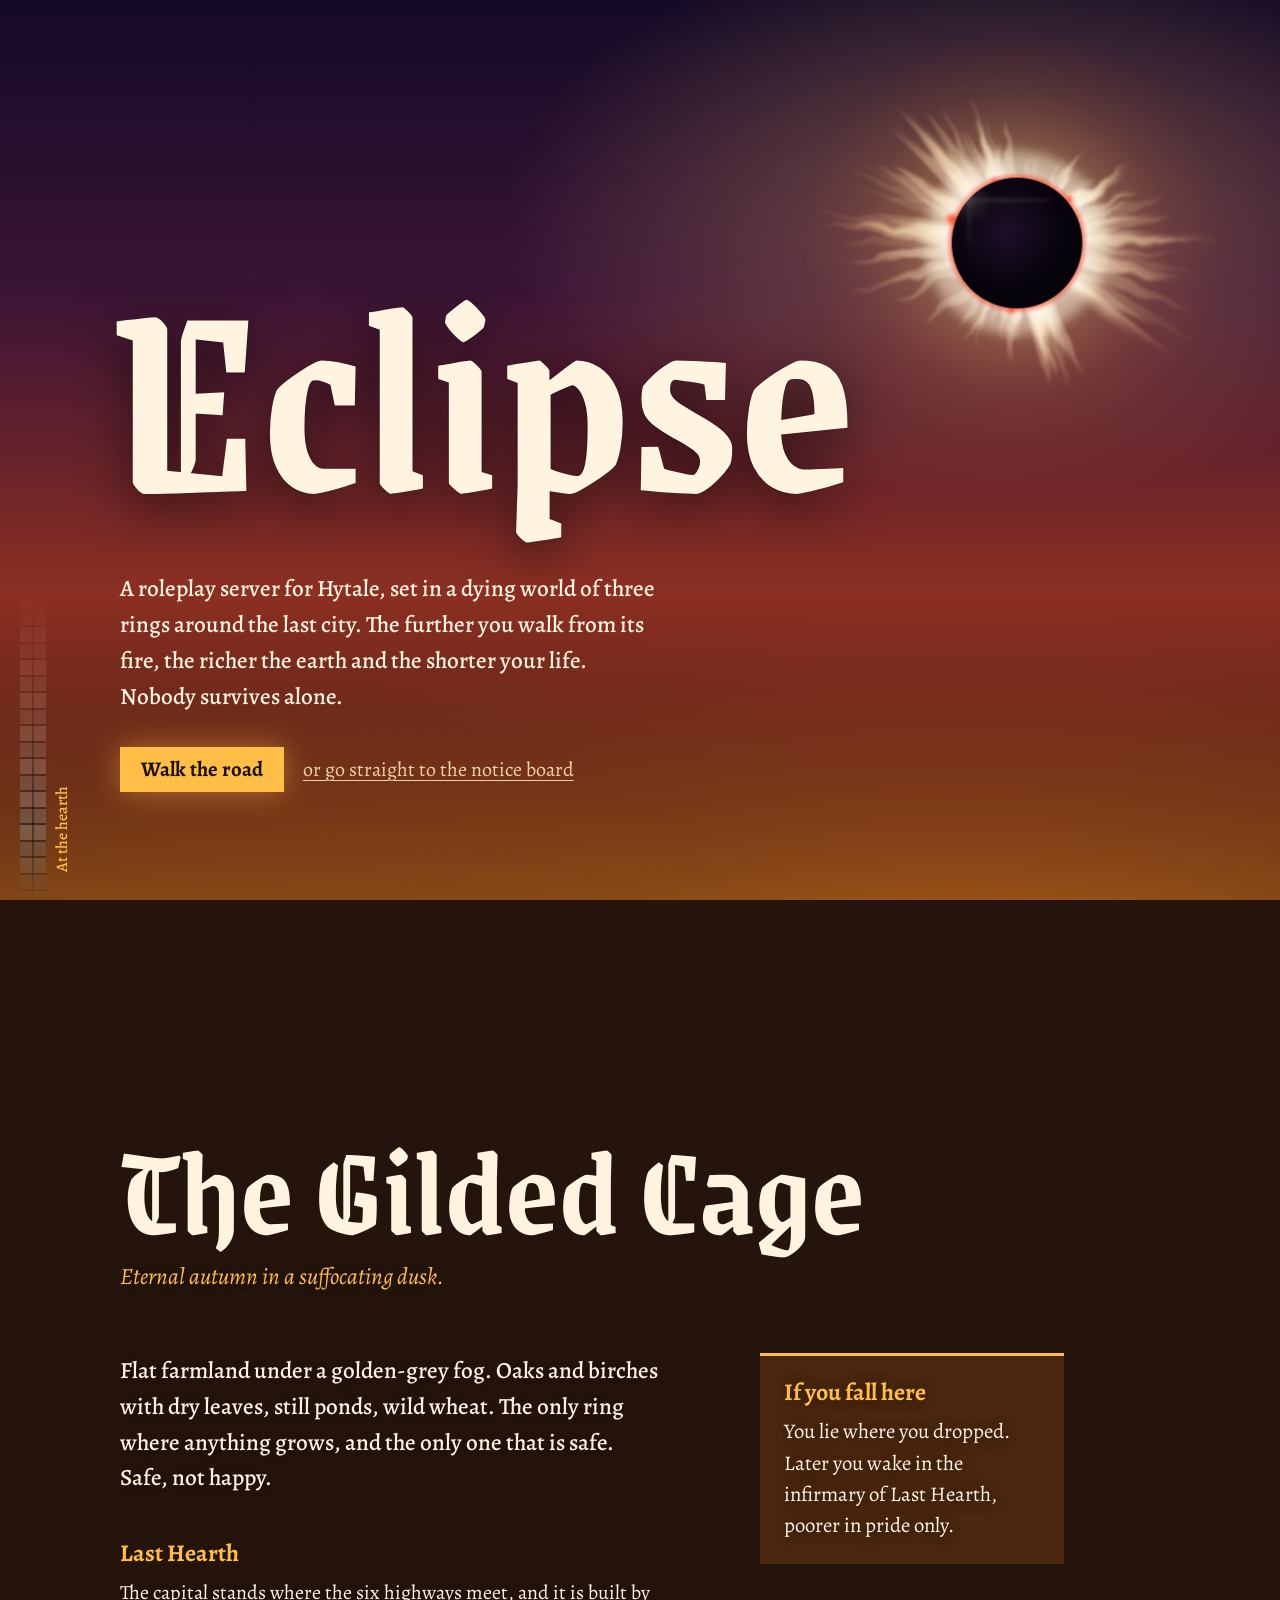
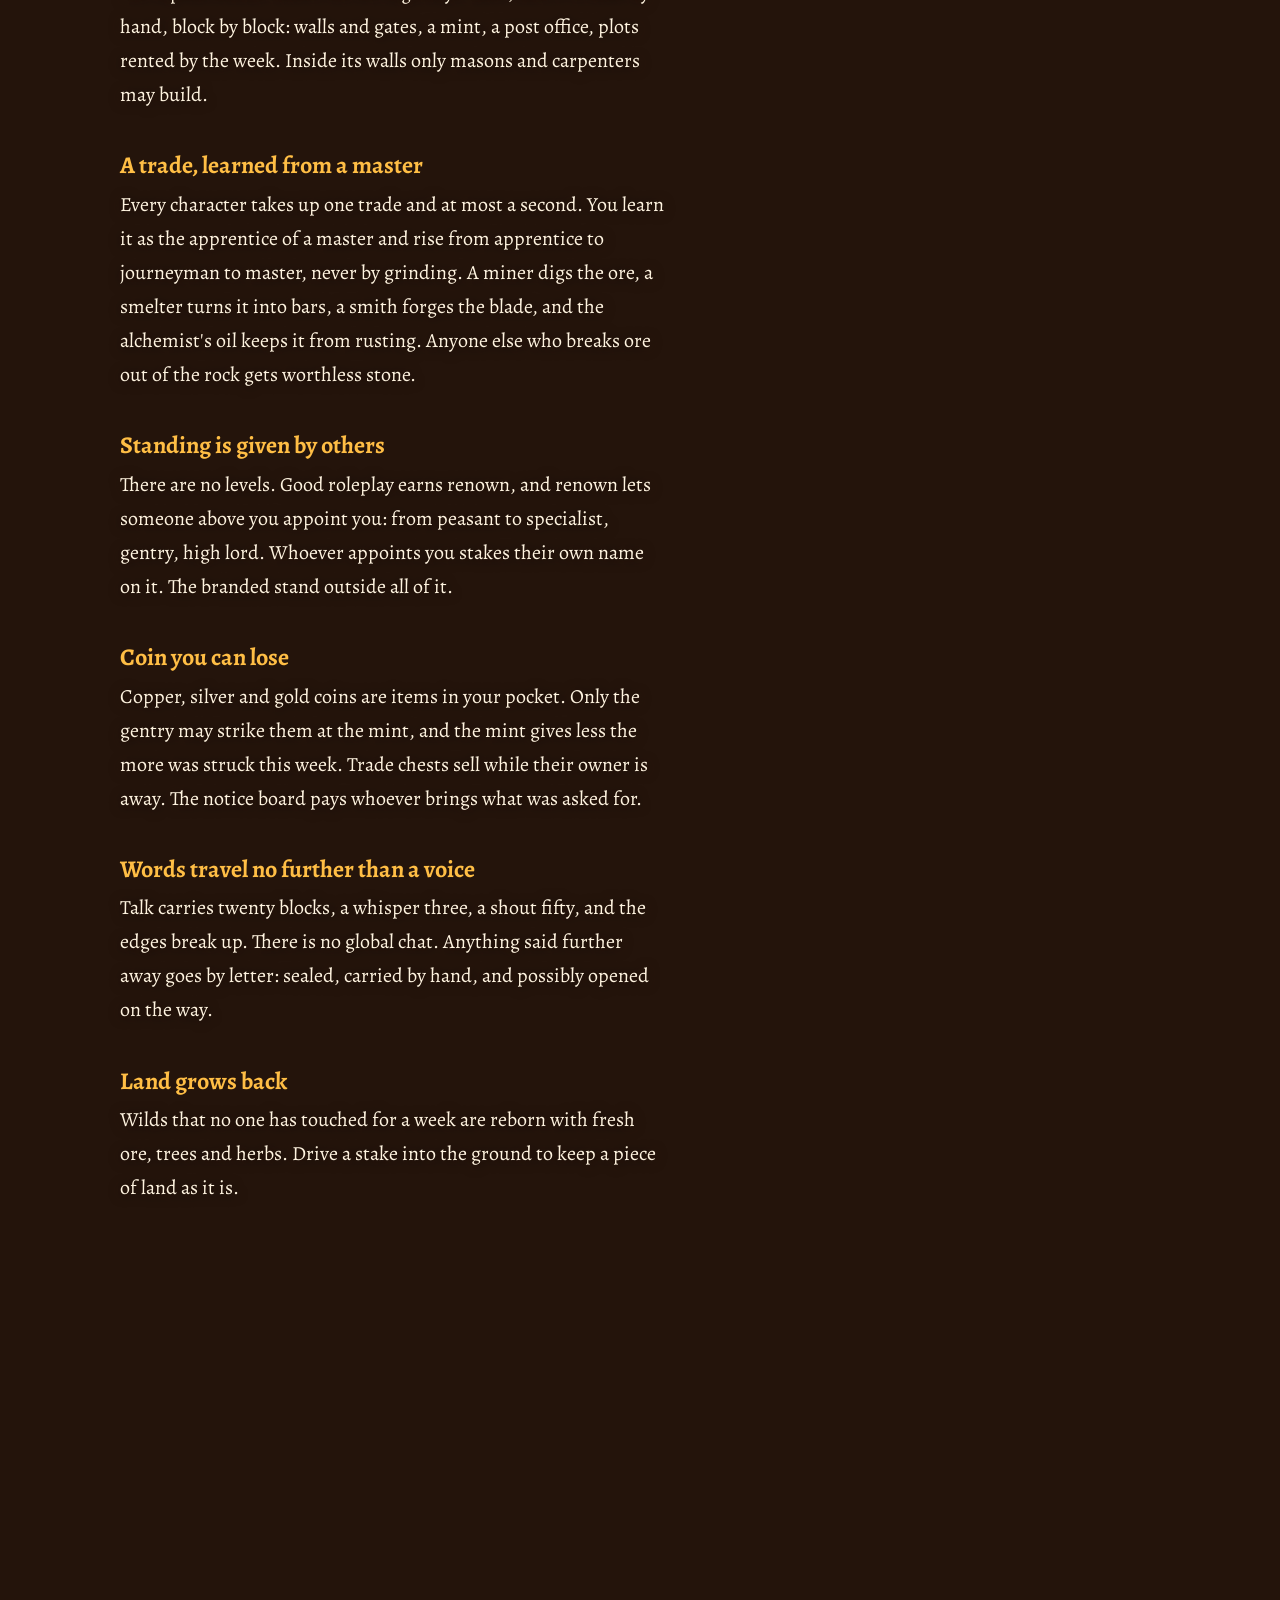
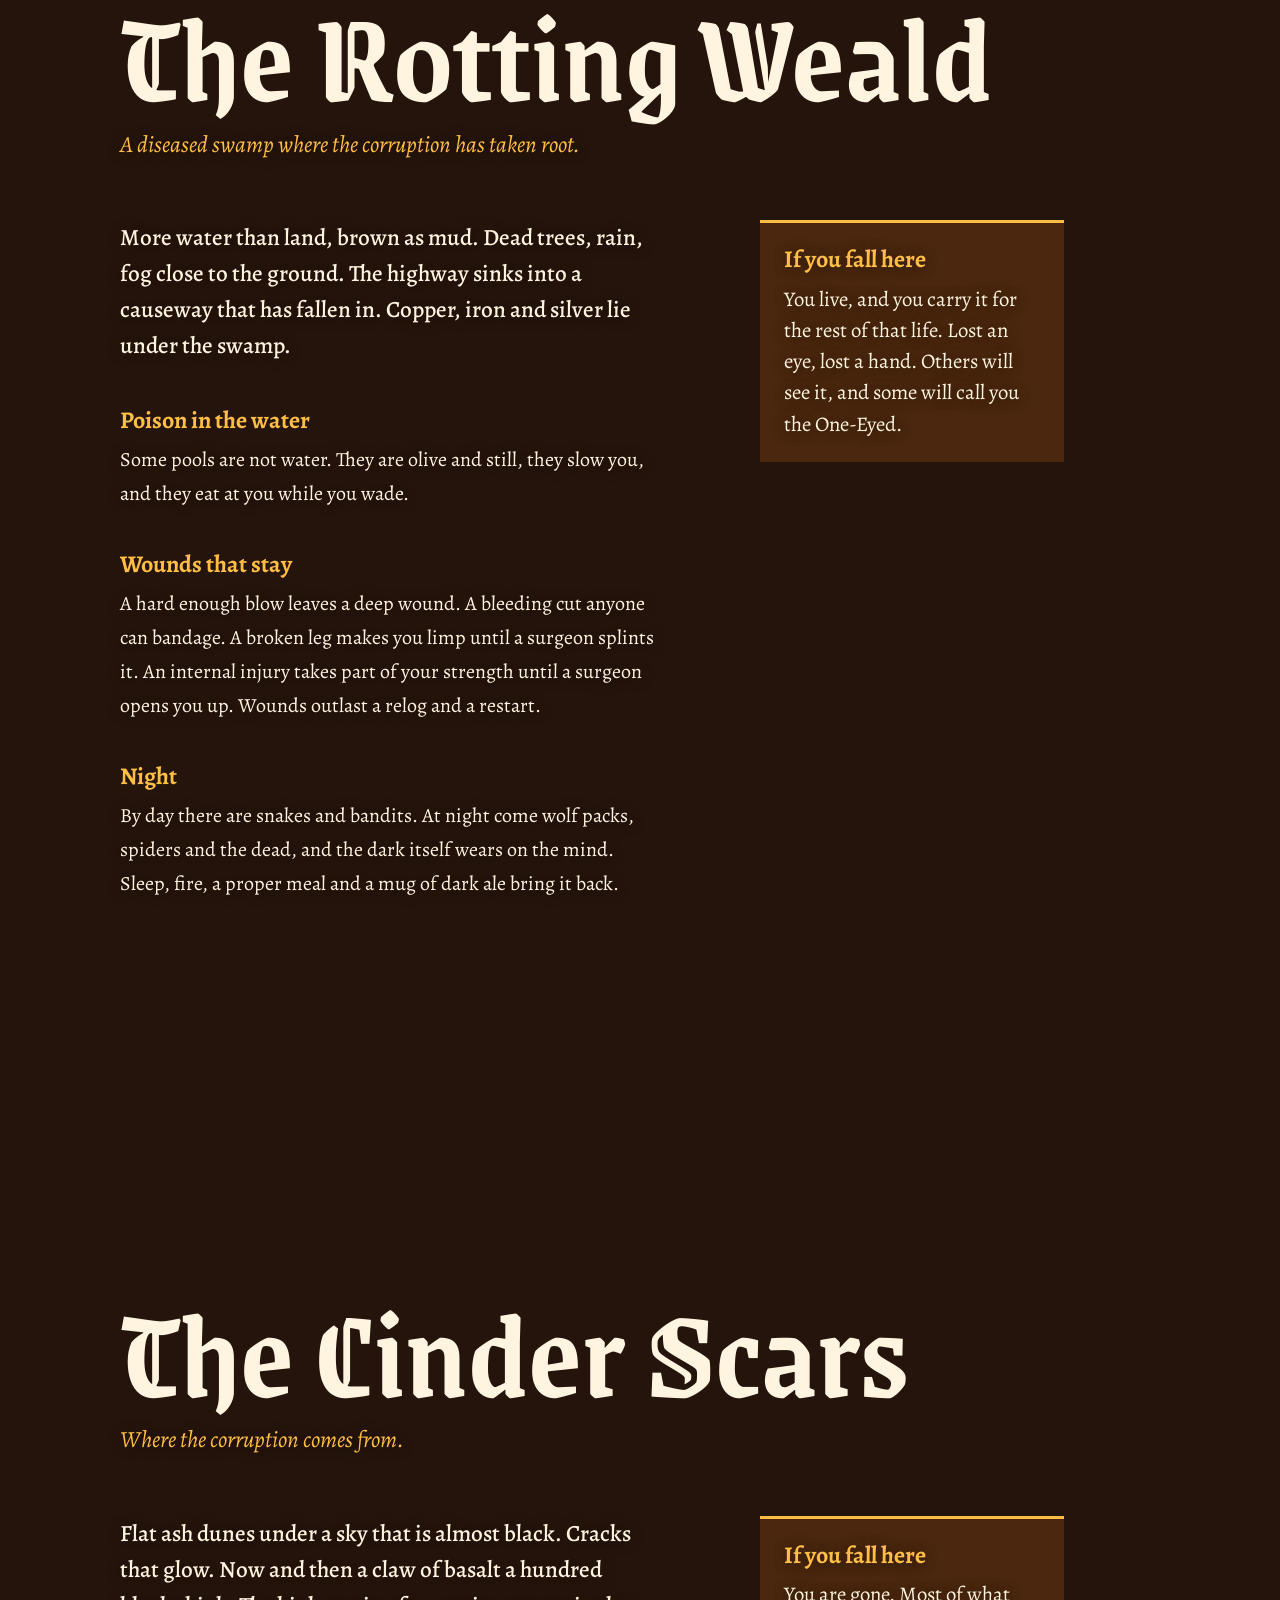
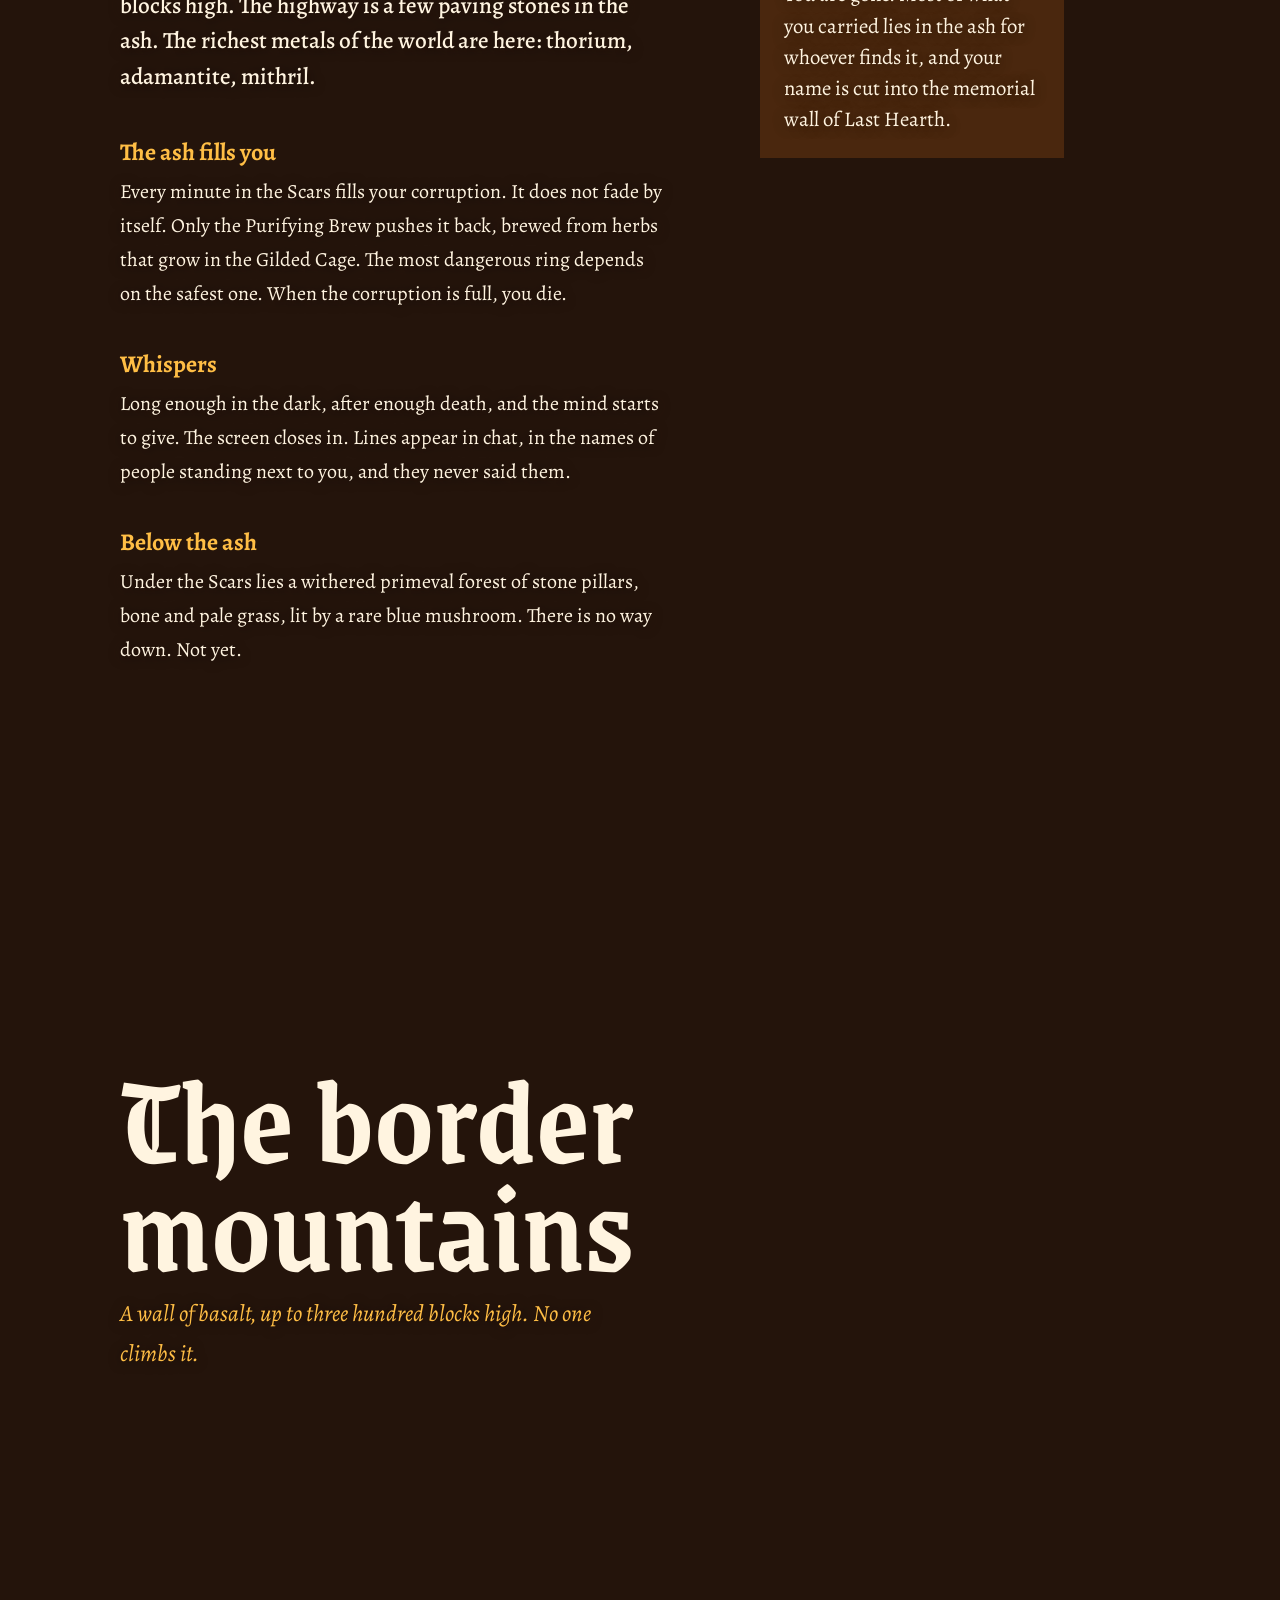
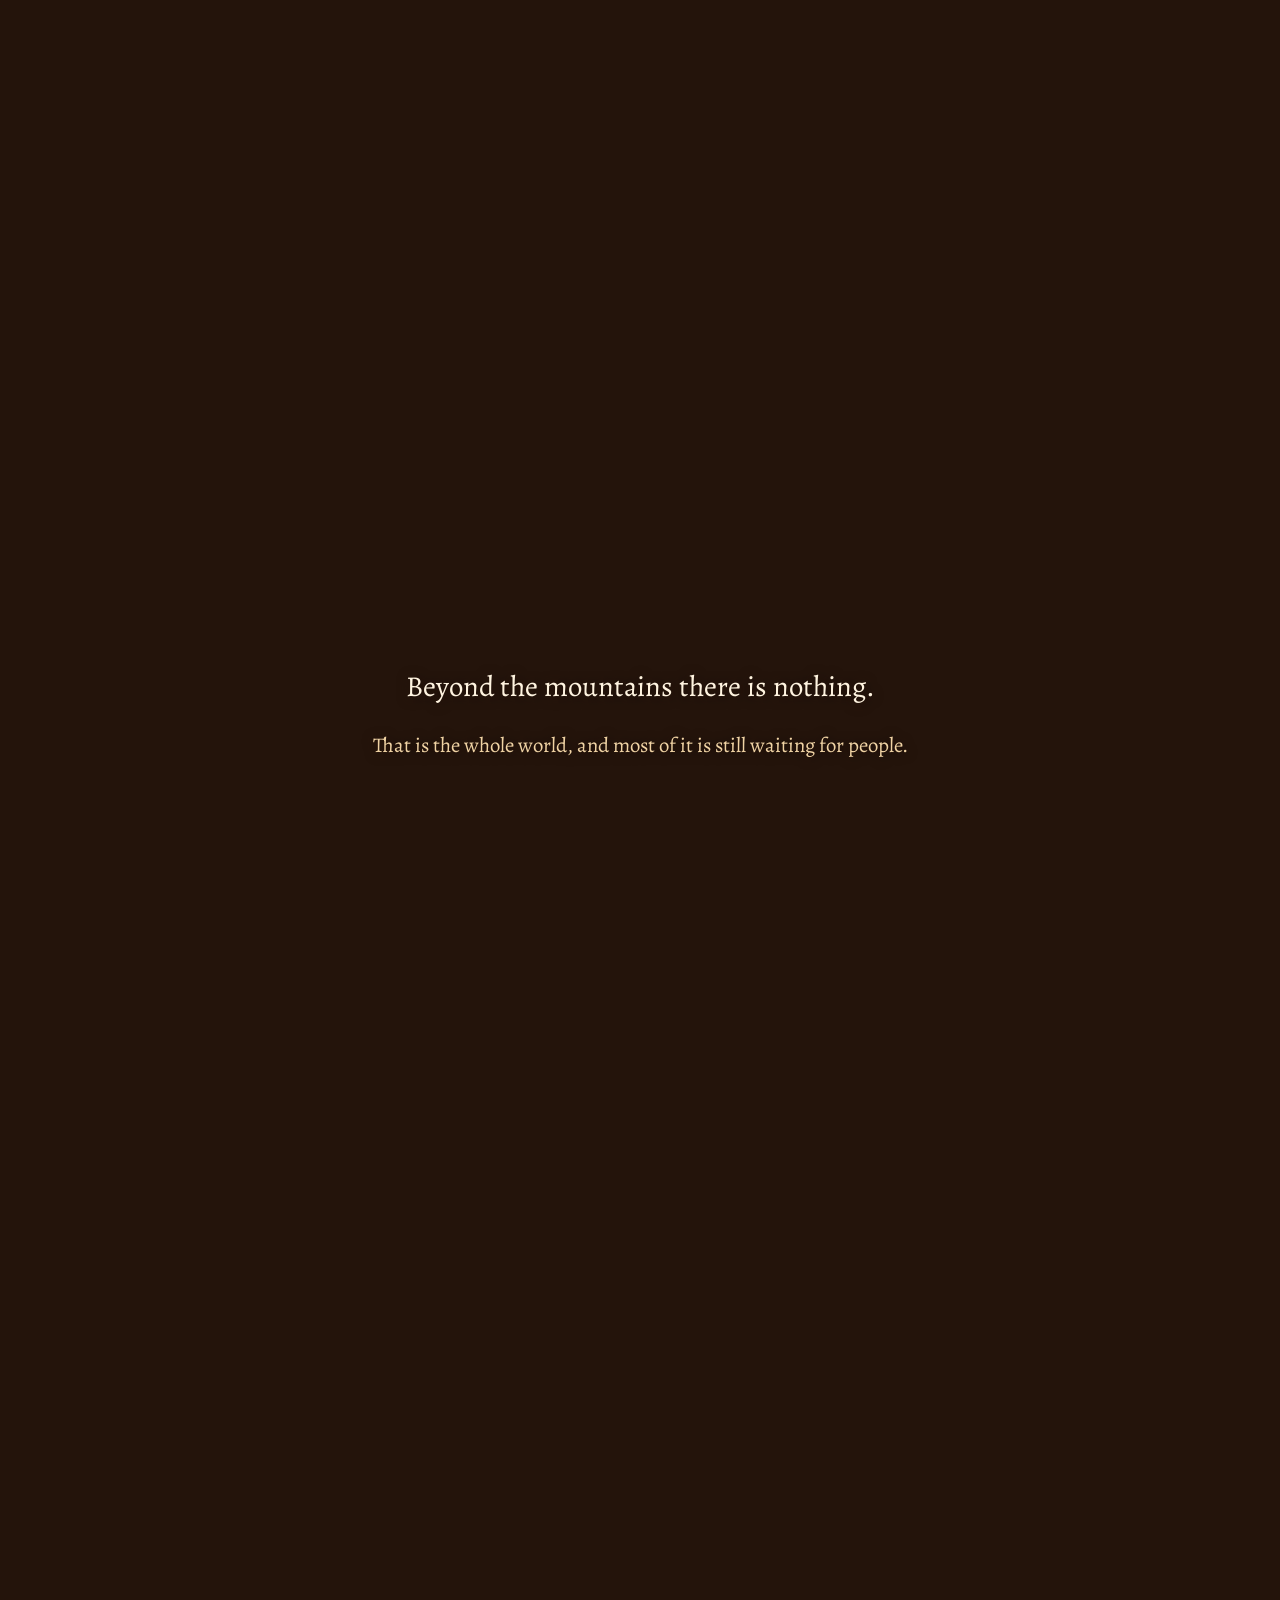
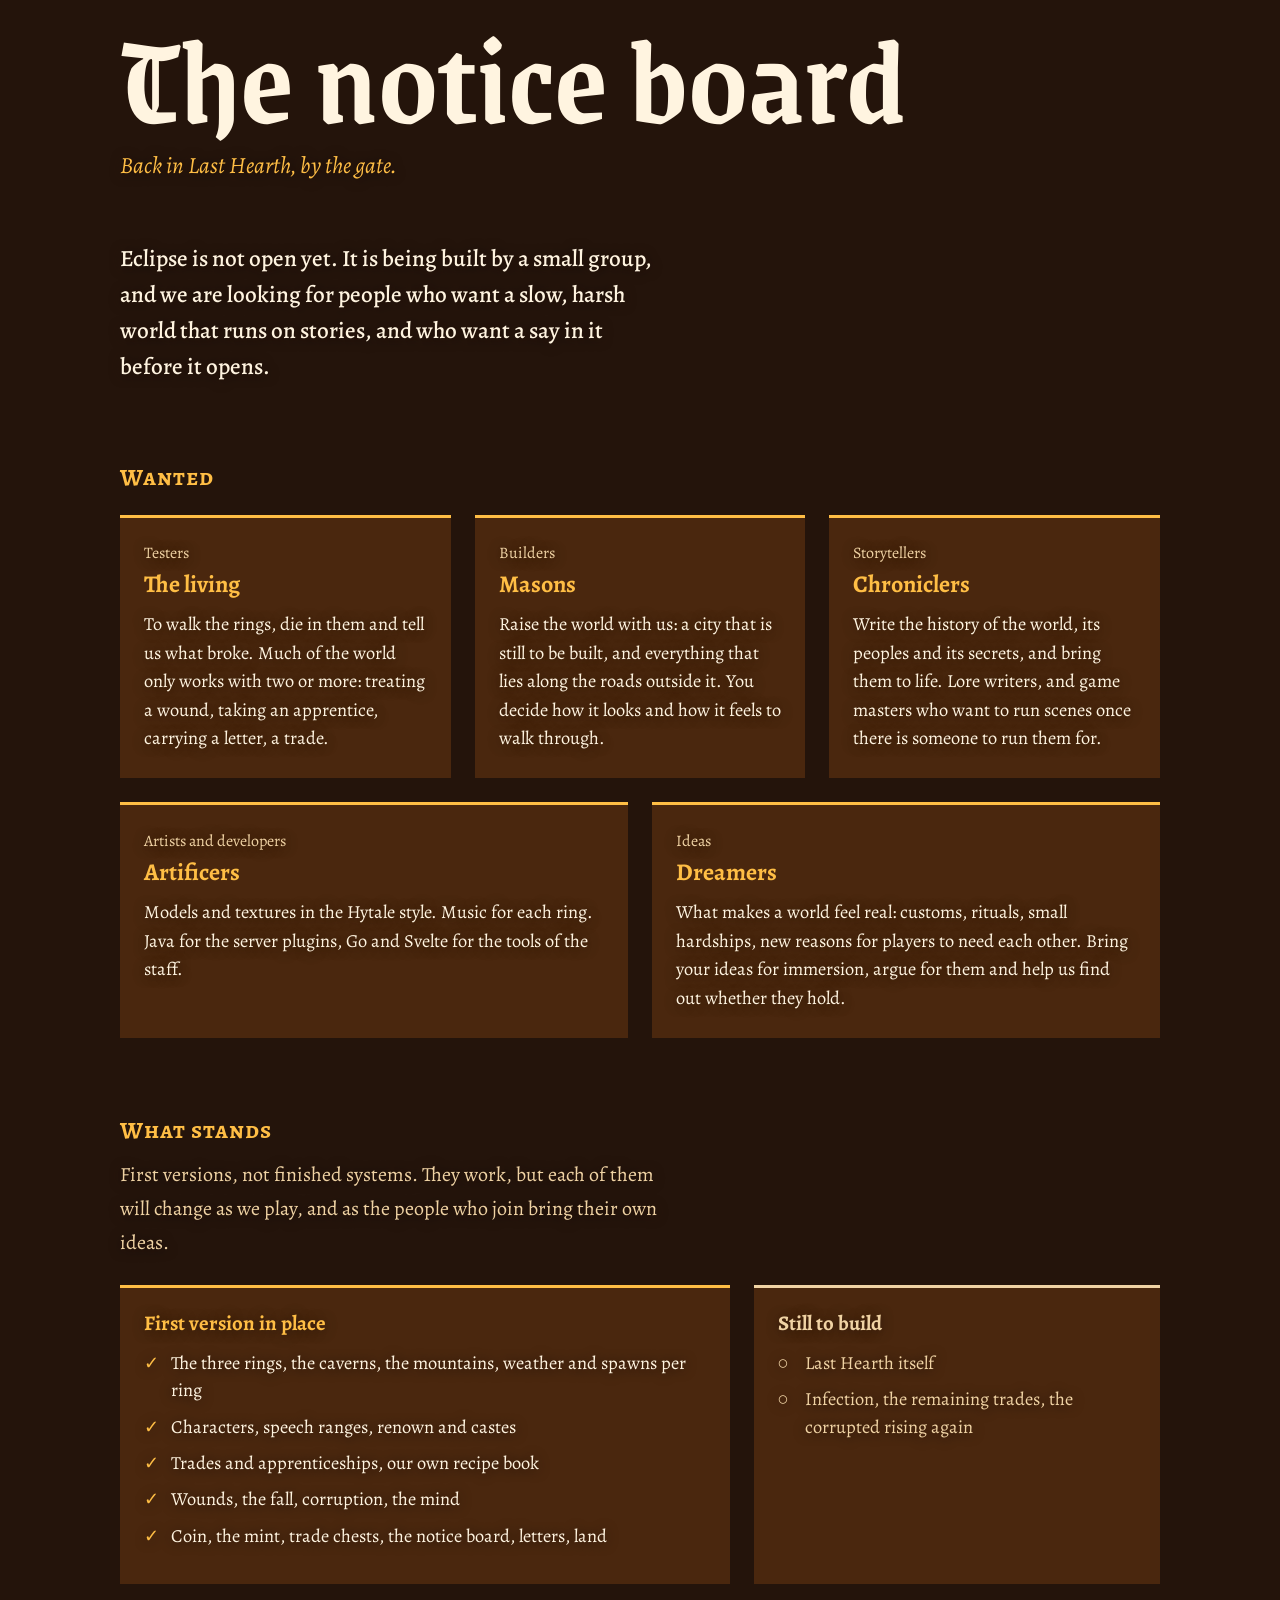
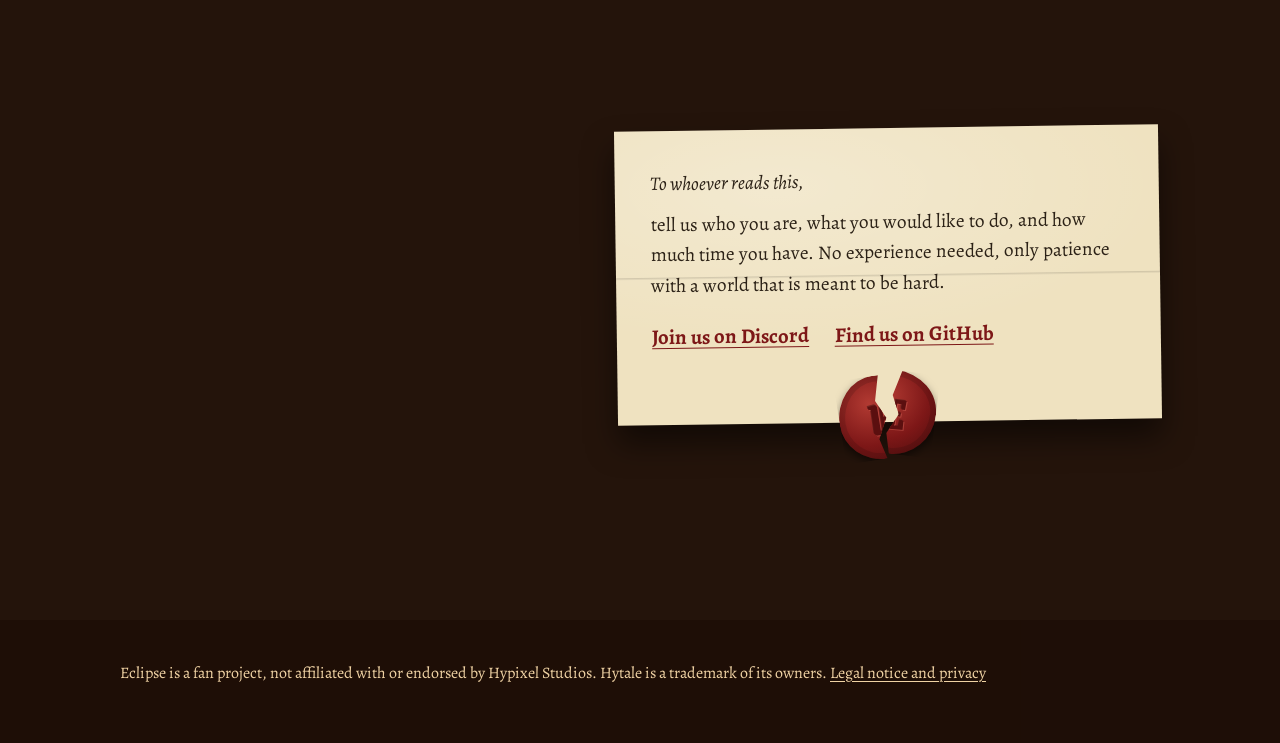
<file: index.html>
<!doctype html>
<html lang="en">
<head>
  <meta charset="utf-8">
  <meta name="viewport" content="width=device-width, initial-scale=1">
  <title>Eclipse, a roleplay server for Hytale</title>
  <meta name="description" content="Eclipse is a dark fantasy roleplay server for Hytale. A ring world where nobody survives alone. We are looking for testers, builders and storytellers.">
  <meta property="og:title" content="Eclipse, a roleplay server for Hytale">
  <meta property="og:description" content="Walk the road from the last city to the edge of the world. Nobody survives alone.">
  <meta property="og:type" content="website">
  <meta name="theme-color" content="#140a26">
  <link rel="icon" href="assets/sigil.svg" type="image/svg+xml">
  <link rel="preload" href="assets/fonts/grenze-gotisch.woff2" as="font" type="font/woff2" crossorigin>
  <link rel="stylesheet" href="assets/style.css">
</head>
<body data-ring="hearth">
  <canvas class="weather" aria-hidden="true"></canvas>
  <div class="road" aria-hidden="true"></div>
  <p class="distance" aria-live="off">At the hearth</p>

  <header class="hero" data-ring="hearth">
    <svg class="eclipse" viewBox="-210 -210 420 420" aria-hidden="true">
      <defs>
        <radialGradient id="ec-glow"><stop offset="0.25" stop-color="#fff3d6" stop-opacity="0.9"/><stop offset="0.38" stop-color="#ffc56b" stop-opacity="0.45"/><stop offset="0.7" stop-color="#ff7a3a" stop-opacity="0.12"/><stop offset="1" stop-color="#ff5a2a" stop-opacity="0"/></radialGradient>
        <radialGradient id="ec-ray" gradientUnits="userSpaceOnUse" cx="0" cy="0" r="200"><stop offset="0.3" stop-color="#fffaf0"/><stop offset="0.55" stop-color="#ffe2b0" stop-opacity="0.7"/><stop offset="1" stop-color="#ffb070" stop-opacity="0"/></radialGradient>
        <radialGradient id="ec-sun"><stop offset="0" stop-color="#fffdf5"/><stop offset="0.85" stop-color="#ffeec4"/><stop offset="1" stop-color="#ffc861"/></radialGradient>
        <radialGradient id="ec-moon" cx="0.42" cy="0.4"><stop offset="0" stop-color="#1d1028"/><stop offset="1" stop-color="#05020a"/></radialGradient>
        <filter id="ec-soft" x="-50%" y="-50%" width="200%" height="200%"><feGaussianBlur stdDeviation="2.2"/></filter>
        <filter id="ec-blur" x="-50%" y="-50%" width="200%" height="200%"><feGaussianBlur stdDeviation="5"/></filter>
        <filter id="ec-wisp" x="-50%" y="-50%" width="200%" height="200%">
          <feTurbulence type="fractalNoise" baseFrequency="0.035" numOctaves="2" seed="4"/>
          <feDisplacementMap in="SourceGraphic" scale="14"/>
          <feGaussianBlur stdDeviation="1.6"/>
        </filter>
      </defs>
      <circle class="ec-halo" r="205" fill="url(#ec-glow)"/>
      <g class="ec-total">
        <g class="ec-corona">
          <circle r="86" fill="url(#ec-ray)" opacity="0.55" filter="url(#ec-blur)"/>
          <g class="ec-rays" fill="url(#ec-ray)" filter="url(#ec-wisp)">
            <path d="M-53.1 23.3L-160.9 49.5L-57.0 10.7Z" opacity="0.40"/><path d="M30.5 49.3L60.4 122.1L15.3 55.9Z" opacity="0.29"/><path d="M50.9 27.8L157.1 114.0L46.6 34.6Z" opacity="0.54"/><path d="M-35.7 -45.7L-73.5 -107.4L-30.1 -49.6Z" opacity="0.20"/><path d="M26.7 51.5L38.6 95.8L15.6 55.9Z" opacity="0.49"/><path d="M-58.0 2.1L-172.3 -19.9L-55.8 -15.9Z" opacity="0.28"/><path d="M57.1 -10.0L202.0 -7.5L57.4 8.3Z" opacity="0.26"/><path d="M-11.1 56.9L-22.9 77.7L-17.1 55.4Z" opacity="0.32"/><path d="M54.5 -19.7L124.7 -27.2L57.1 -10.4Z" opacity="0.35"/><path d="M55.9 -15.3L124.8 -11.3L58.0 1.2Z" opacity="0.28"/><path d="M53.9 21.3L179.1 98.2L43.7 38.2Z" opacity="0.27"/><path d="M49.5 30.2L143.2 107.1L43.5 38.3Z" opacity="0.35"/><path d="M27.6 51.0L48.8 109.8L14.3 56.2Z" opacity="0.34"/><path d="M20.6 54.2L31.1 118.4L6.0 57.7Z" opacity="0.51"/><path d="M20.5 54.3L36.1 118.9L7.7 57.5Z" opacity="0.55"/><path d="M17.7 55.2L29.5 113.0L8.7 57.3Z" opacity="0.21"/><path d="M53.0 23.5L129.2 79.3L43.8 38.0Z" opacity="0.35"/><path d="M52.9 -23.9L144.5 -43.9L57.8 -5.2Z" opacity="0.24"/><path d="M46.4 -34.8L104.4 -63.5L50.7 -28.2Z" opacity="0.53"/><path d="M25.3 52.2L50.6 140.9L12.6 56.6Z" opacity="0.22"/><path d="M57.8 4.5L159.8 34.7L53.2 23.0Z" opacity="0.48"/><path d="M-52.4 -24.8L-116.7 -72.3L-41.6 -40.4Z" opacity="0.26"/><path d="M-55.9 -15.4L-176.1 -79.3L-51.5 -26.6Z" opacity="0.26"/><path d="M58.0 1.9L158.2 10.3L57.1 10.1Z" opacity="0.32"/><path d="M-56.0 -15.0L-132.2 -74.1L-46.3 -34.9Z" opacity="0.42"/><path d="M-23.8 -52.9L-48.2 -105.9L-18.0 -55.1Z" opacity="0.52"/><path d="M-24.0 -52.8L-36.5 -113.9L-11.0 -57.0Z" opacity="0.45"/><path d="M-21.1 54.0L-46.9 94.3L-27.5 51.1Z" opacity="0.51"/><path d="M-11.8 -56.8L-11.4 -115.2L2.5 -57.9Z" opacity="0.43"/><path d="M42.3 -39.6L104.9 -68.7L51.1 -27.5Z" opacity="0.39"/><path d="M-46.4 -34.7L-120.2 -108.6L-34.8 -46.4Z" opacity="0.42"/><path d="M57.3 -9.0L188.8 -2.6L57.8 4.2Z" opacity="0.39"/><path d="M-50.4 28.8L-115.5 53.0L-56.5 13.1Z" opacity="0.40"/><path d="M-56.3 14.1L-162.3 17.3L-58.0 -0.4Z" opacity="0.52"/><path d="M3.2 57.9L-0.1 84.5L-7.4 57.5Z" opacity="0.24"/><path d="M43.0 -38.9L100.3 -70.6L52.2 -25.2Z" opacity="0.43"/><path d="M26.4 51.6L36.2 126.8L10.0 57.1Z" opacity="0.32"/><path d="M-53.7 -21.9L-115.5 -72.9L-45.9 -35.4Z" opacity="0.49"/><path d="M-17.6 -55.3L-30.5 -119.7L-10.4 -57.1Z" opacity="0.28"/><path d="M18.4 55.0L28.7 113.2L7.5 57.5Z" opacity="0.49"/><path d="M57.1 -10.2L127.0 -8.7L57.9 -2.8Z" opacity="0.20"/><path d="M-22.1 -53.6L-36.0 -109.4L-7.5 -57.5Z" opacity="0.23"/><path d="M-54.1 21.0L-142.5 48.3L-56.9 11.4Z" opacity="0.20"/><path d="M-45.7 -35.7L-109.1 -123.8L-33.3 -47.5Z" opacity="0.53"/><path d="M-27.0 -51.3L-55.1 -108.5L-19.3 -54.7Z" opacity="0.35"/><path d="M-17.5 -55.3L-20.3 -99.5L-8.3 -57.4Z" opacity="0.37"/><path d="M-49.5 -30.2L-116.8 -112.7L-36.5 -45.1Z" opacity="0.21"/><path d="M50.0 -29.3L113.5 -49.1L55.1 -18.1Z" opacity="0.52"/><path d="M-36.5 45.0L-86.2 75.7L-45.9 35.5Z" opacity="0.35"/><path d="M-40.9 -41.2L-86.5 -125.6L-25.6 -52.0Z" opacity="0.45"/><path d="M21.4 53.9L31.3 135.9L4.8 57.8Z" opacity="0.47"/><path d="M-22.2 53.6L-39.6 95.7L-27.4 51.1Z" opacity="0.34"/><path d="M-56.2 -14.2L-169.0 -62.3L-53.8 -21.7Z" opacity="0.20"/><path d="M13.9 -56.3L22.1 -79.8L21.7 -53.8Z" opacity="0.24"/><path d="M-57.9 3.3L-199.8 -31.7L-56.0 -15.1Z" opacity="0.36"/><path d="M52.5 -24.7L109.6 -39.4L56.9 -11.4Z" opacity="0.45"/><path d="M-42.8 -39.1L-116.2 -132.2L-31.1 -49.0Z" opacity="0.32"/><path d="M27.8 -50.9L64.4 -83.9L37.2 -44.5Z" opacity="0.37"/><path d="M-55.0 -18.4L-149.7 -76.3L-48.0 -32.5Z" opacity="0.19"/><path d="M54.4 -20.2L143.8 -26.9L58.0 -1.7Z" opacity="0.36"/><path d="M-26.2 -51.8L-36.4 -111.3L-15.7 -55.8Z" opacity="0.52"/><path d="M-3.2 57.9L-14.8 92.2L-10.7 57.0Z" opacity="0.51"/><path d="M-55.6 16.5L-129.4 12.5L-58.0 0.4Z" opacity="0.23"/><path d="M8.0 -57.5L16.4 -78.5L13.2 -56.5Z" opacity="0.30"/><path d="M-31.1 49.0L-57.4 81.0L-39.9 42.1Z" opacity="0.37"/><path d="M4.1 57.9L1.1 93.1L-4.5 57.8Z" opacity="0.33"/><path d="M-58.0 -1.8L-135.3 -27.6L-54.7 -19.2Z" opacity="0.38"/><path d="M31.9 -48.4L63.9 -81.4L36.9 -44.7Z" opacity="0.48"/><path d="M42.2 -39.8L86.6 -65.2L51.8 -26.1Z" opacity="0.55"/><path d="M39.5 -42.5L71.3 -64.6L48.1 -32.3Z" opacity="0.22"/><path d="M26.6 -51.5L44.6 -80.8L30.6 -49.3Z" opacity="0.43"/><path d="M57.8 -4.6L173.5 29.4L55.4 17.3Z" opacity="0.22"/><path d="M-57.6 7.1L-173.3 0.3L-56.9 -11.2Z" opacity="0.21"/><path d="M49.9 29.5L122.9 98.4L40.4 41.6Z" opacity="0.23"/><path d="M31.7 48.6L48.1 127.8L14.1 56.3Z" opacity="0.22"/><path d="M56.7 12.4L170.6 65.9L49.0 31.0Z" opacity="0.35"/><path d="M-58.0 -1.8L-173.7 -21.0L-57.3 -9.3Z" opacity="0.49"/><path d="M29.4 50.0L63.8 126.1L18.9 54.8Z" opacity="0.24"/><path d="M-57.7 5.6L-185.0 -19.2L-56.1 -14.6Z" opacity="0.50"/><path d="M-44.9 -36.7L-104.2 -123.7L-34.2 -46.9Z" opacity="0.48"/><path d="M2.7 57.9L-10.0 111.1L-8.7 57.3Z" opacity="0.33"/><path d="M41.5 -40.6L106.5 -75.7L50.2 -29.1Z" opacity="0.33"/><path d="M-15.0 -56.0L-22.2 -94.5L-4.7 -57.8Z" opacity="0.31"/><path d="M-44.8 -36.8L-87.8 -108.7L-28.6 -50.5Z" opacity="0.30"/><path d="M-36.1 -45.4L-71.4 -128.6L-25.9 -51.9Z" opacity="0.42"/><path d="M-20.3 -54.3L-41.7 -138.3L-14.7 -56.1Z" opacity="0.45"/><path d="M0.6 58.0L-2.5 92.9L-5.4 57.7Z" opacity="0.22"/><path d="M4.3 57.8L-6.9 112.1L-5.0 57.8Z" opacity="0.39"/><path d="M57.7 -5.9L189.0 -3.6L58.0 2.4Z" opacity="0.46"/><path d="M57.3 8.8L151.8 37.8L53.1 23.4Z" opacity="0.36"/>
          </g>
          <circle class="ec-chromo" r="61.5" fill="none" stroke="#ff4a2e" stroke-width="3" filter="url(#ec-soft)"/>
          <g class="ec-proms" fill="#ff5a3a" filter="url(#ec-soft)"><ellipse cx="-59.0" cy="-21.5" rx="4.5" ry="7.0" transform="rotate(290 -59.0 -21.5)"/><ellipse cx="47.5" cy="-39.9" rx="3.0" ry="5.0" transform="rotate(410 47.5 -39.9)"/><ellipse cx="-5.4" cy="61.4" rx="3.5" ry="4.0" transform="rotate(185 -5.4 61.4)"/><ellipse cx="-20.9" cy="-57.5" rx="2.5" ry="3.0" transform="rotate(340 -20.9 -57.5)"/></g>
        </g>
      </g>
      <circle class="ec-sun" r="60" fill="url(#ec-sun)"/>
      <g class="ec-drift"><circle class="ec-moon" r="61" fill="url(#ec-moon)"/></g>
      <g class="ec-total">
        <g class="ec-diamond" transform="translate(-44.6 -40.1)">
          <circle r="16" fill="#fff6e0" opacity="0.5" filter="url(#ec-blur)"/>
          <circle r="5" fill="#fff" filter="url(#ec-soft)"/>
          <ellipse rx="80" ry="1.6" fill="#fffaf0" opacity="0.75" filter="url(#ec-soft)"/><ellipse rx="1.4" ry="44" fill="#fffaf0" opacity="0.6" filter="url(#ec-soft)"/>
        </g>
      </g>
    </svg>
    <div class="hero-text">
      <h1>Eclipse</h1>
      <p class="hero-line">A roleplay server for Hytale, set in a dying world of three rings around the last city.
        The further you walk from its fire, the richer the earth and the shorter your life. Nobody survives alone.</p>
      <p class="hero-links">
        <a class="walk" href="#cage">Walk the road</a>
        <a class="quiet" href="#board">or go straight to the notice board</a>
      </p>
    </div>
  </header>

  <main>
    <section class="ring" id="cage" data-ring="cage" data-from="0" data-to="1500">
      <div class="ring-head">
        <h2>The Gilded Cage</h2>
        <p class="motto">Eternal autumn in a suffocating dusk.</p>
      </div>
      <div class="ring-body">
        <div class="prose">
          <p class="lead">Flat farmland under a golden-grey fog. Oaks and birches with dry leaves, still ponds, wild
            wheat. The only ring where anything grows, and the only one that is safe. Safe, not happy.</p>

          <h3>Last Hearth</h3>
          <p>The capital stands where the six highways meet, and it is built by hand, block by block: walls and gates,
            a mint, a post office, plots rented by the week. Inside its walls only masons and carpenters may build.</p>

          <h3>A trade, learned from a master</h3>
          <p>Every character takes up one trade and at most a second. You learn it as the apprentice of a master and
            rise from apprentice to journeyman to master, never by grinding. A miner digs the ore, a smelter turns it
            into bars, a smith forges the blade, and the alchemist's oil keeps it from rusting. Anyone else who breaks
            ore out of the rock gets worthless stone.</p>

          <h3>Standing is given by others</h3>
          <p>There are no levels. Good roleplay earns renown, and renown lets someone above you appoint you: from
            peasant to specialist, gentry, high lord. Whoever appoints you stakes their own name on it. The branded
            stand outside all of it.</p>

          <h3>Coin you can lose</h3>
          <p>Copper, silver and gold coins are items in your pocket. Only the gentry may strike them at the mint, and
            the mint gives less the more was struck this week. Trade chests sell while their owner is away. The notice
            board pays whoever brings what was asked for.</p>

          <h3>Words travel no further than a voice</h3>
          <p>Talk carries twenty blocks, a whisper three, a shout fifty, and the edges break up. There is no global
            chat. Anything said further away goes by letter: sealed, carried by hand, and possibly opened on the way.</p>

          <h3>Land grows back</h3>
          <p>Wilds that no one has touched for a week are reborn with fresh ore, trees and herbs. Drive a stake into the
            ground to keep a piece of land as it is.</p>
        </div>
        <aside class="fall">
          <p class="fall-head">If you fall here</p>
          <p>You lie where you dropped. Later you wake in the infirmary of Last Hearth, poorer in pride only.</p>
        </aside>
      </div>
    </section>

    <section class="ring" id="weald" data-ring="weald" data-from="1500" data-to="3000">
      <div class="ring-head">
        <h2>The Rotting Weald</h2>
        <p class="motto">A diseased swamp where the corruption has taken root.</p>
      </div>
      <div class="ring-body">
        <div class="prose">
          <p class="lead">More water than land, brown as mud. Dead trees, rain, fog close to the ground. The highway
            sinks into a causeway that has fallen in. Copper, iron and silver lie under the swamp.</p>

          <h3>Poison in the water</h3>
          <p>Some pools are not water. They are olive and still, they slow you, and they eat at you while you wade.</p>

          <h3>Wounds that stay</h3>
          <p>A hard enough blow leaves a deep wound. A bleeding cut anyone can bandage. A broken leg makes you limp
            until a surgeon splints it. An internal injury takes part of your strength until a surgeon opens you up.
            Wounds outlast a relog and a restart.</p>

          <h3>Night</h3>
          <p>By day there are snakes and bandits. At night come wolf packs, spiders and the dead, and the dark itself
            wears on the mind. Sleep, fire, a proper meal and a mug of dark ale bring it back.</p>
        </div>
        <aside class="fall">
          <p class="fall-head">If you fall here</p>
          <p>You live, and you carry it for the rest of that life. Lost an eye, lost a hand. Others will see it, and
            some will call you the One-Eyed.</p>
        </aside>
      </div>
    </section>

    <section class="ring" id="scars" data-ring="scars" data-from="3000" data-to="4500">
      <div class="ring-head">
        <h2>The Cinder Scars</h2>
        <p class="motto">Where the corruption comes from.</p>
      </div>
      <div class="ring-body">
        <div class="prose">
          <p class="lead">Flat ash dunes under a sky that is almost black. Cracks that glow. Now and then a claw of
            basalt a hundred blocks high. The highway is a few paving stones in the ash. The richest metals of the
            world are here: thorium, adamantite, mithril.</p>

          <h3>The ash fills you</h3>
          <p>Every minute in the Scars fills your corruption. It does not fade by itself. Only the Purifying Brew
            pushes it back, brewed from herbs that grow in the Gilded Cage. The most dangerous ring depends on the
            safest one. When the corruption is full, you die.</p>

          <h3>Whispers</h3>
          <p>Long enough in the dark, after enough death, and the mind starts to give. The screen closes in. Lines
            appear in chat, in the names of people standing next to you, and they never said them.</p>

          <h3>Below the ash</h3>
          <p>Under the Scars lies a withered primeval forest of stone pillars, bone and pale grass, lit by a rare blue
            mushroom. There is no way down. Not yet.</p>
        </div>
        <aside class="fall">
          <p class="fall-head">If you fall here</p>
          <p>You are gone. Most of what you carried lies in the ash for whoever finds it, and your name is cut into
            the memorial wall of Last Hearth.</p>
        </aside>
      </div>
    </section>

    <section class="ring edge" id="edge" data-ring="edge" data-from="4500" data-to="4650">
      <div class="ring-head">
        <h2>The border mountains</h2>
        <p class="motto">A wall of basalt, up to three hundred blocks high. No one climbs it.</p>
      </div>
    </section>

    <section class="void" id="void" data-ring="void" data-from="4650" data-to="4650">
      <p>Beyond the mountains there is nothing.</p>
      <p class="void-small">That is the whole world, and most of it is still waiting for people.</p>
    </section>

    <section class="board" id="board" data-ring="board">
      <div class="ring-head">
        <h2>The notice board</h2>
        <p class="motto">Back in Last Hearth, by the gate.</p>
      </div>
      <p class="lead board-lead">Eclipse is not open yet. It is being built by a small group, and we are looking for
        people who want a slow, harsh world that runs on stories, and who want a say in it before it opens.</p>

      <h3 class="board-sub">Wanted</h3>
      <div class="wanted">
        <article class="post">
          <p class="post-role">Testers</p>
          <h4>The living</h4>
          <p>To walk the rings, die in them and tell us what broke. Much of the world only works with two or more:
            treating a wound, taking an apprentice, carrying a letter, a trade.</p>
        </article>
        <article class="post">
          <p class="post-role">Builders</p>
          <h4>Masons</h4>
          <p>Raise the world with us: a city that is still to be built, and everything that lies along the roads outside
            it. You decide how it looks and how it feels to walk through.</p>
        </article>
        <article class="post">
          <p class="post-role">Storytellers</p>
          <h4>Chroniclers</h4>
          <p>Write the history of the world, its peoples and its secrets, and bring them to life. Lore writers, and game
            masters who want to run scenes once there is someone to run them for.</p>
        </article>
        <article class="post">
          <p class="post-role">Artists and developers</p>
          <h4>Artificers</h4>
          <p>Models and textures in the Hytale style. Music for each ring. Java for the server plugins, Go and Svelte
            for the tools of the staff.</p>
        </article>
        <article class="post">
          <p class="post-role">Ideas</p>
          <h4>Dreamers</h4>
          <p>What makes a world feel real: customs, rituals, small hardships, new reasons for players to need each
            other. Bring your ideas for immersion, argue for them and help us find out whether they hold.</p>
        </article>
      </div>

      <h3 class="board-sub">What stands</h3>
      <p class="stands-note">First versions, not finished systems. They work, but each of them will change as we play,
        and as the people who join bring their own ideas.</p>
      <div class="stands">
        <div>
          <p class="stands-head">First version in place</p>
          <ul class="done">
            <li>The three rings, the caverns, the mountains, weather and spawns per ring</li>
            <li>Characters, speech ranges, renown and castes</li>
            <li>Trades and apprenticeships, our own recipe book</li>
            <li>Wounds, the fall, corruption, the mind</li>
            <li>Coin, the mint, trade chests, the notice board, letters, land</li>
          </ul>
        </div>
        <div>
          <p class="stands-head">Still to build</p>
          <ul class="open">
            <li>Last Hearth itself</li>
            <li>Infection, the remaining trades, the corrupted rising again</li>
          </ul>
        </div>
      </div>

      <div class="letter">
        <div class="letter-paper">
          <p class="letter-to">To whoever reads this,</p>
          <p>tell us who you are, what you would like to do, and how much time you have. No experience needed, only
            patience with a world that is meant to be hard.</p>
          <p class="letter-links">
            <a href="https://discord.gg/zFcXQ2vhwx">Join us on Discord</a>
            <a href="https://github.com/P4inty">Find us on GitHub</a>
          </p>
        </div>
        <span class="seal" aria-hidden="true"><span class="seal-half left"></span><span class="seal-half right"></span></span>
      </div>
    </section>
  </main>

  <footer class="footer">
    <p>Eclipse is a fan project, not affiliated with or endorsed by Hypixel Studios. Hytale is a trademark of its
      owners.
      <a href="legal.html">Legal notice and privacy</a></p>
  </footer>

  <script src="assets/main.js" defer></script>
</body>
</html>
</file>
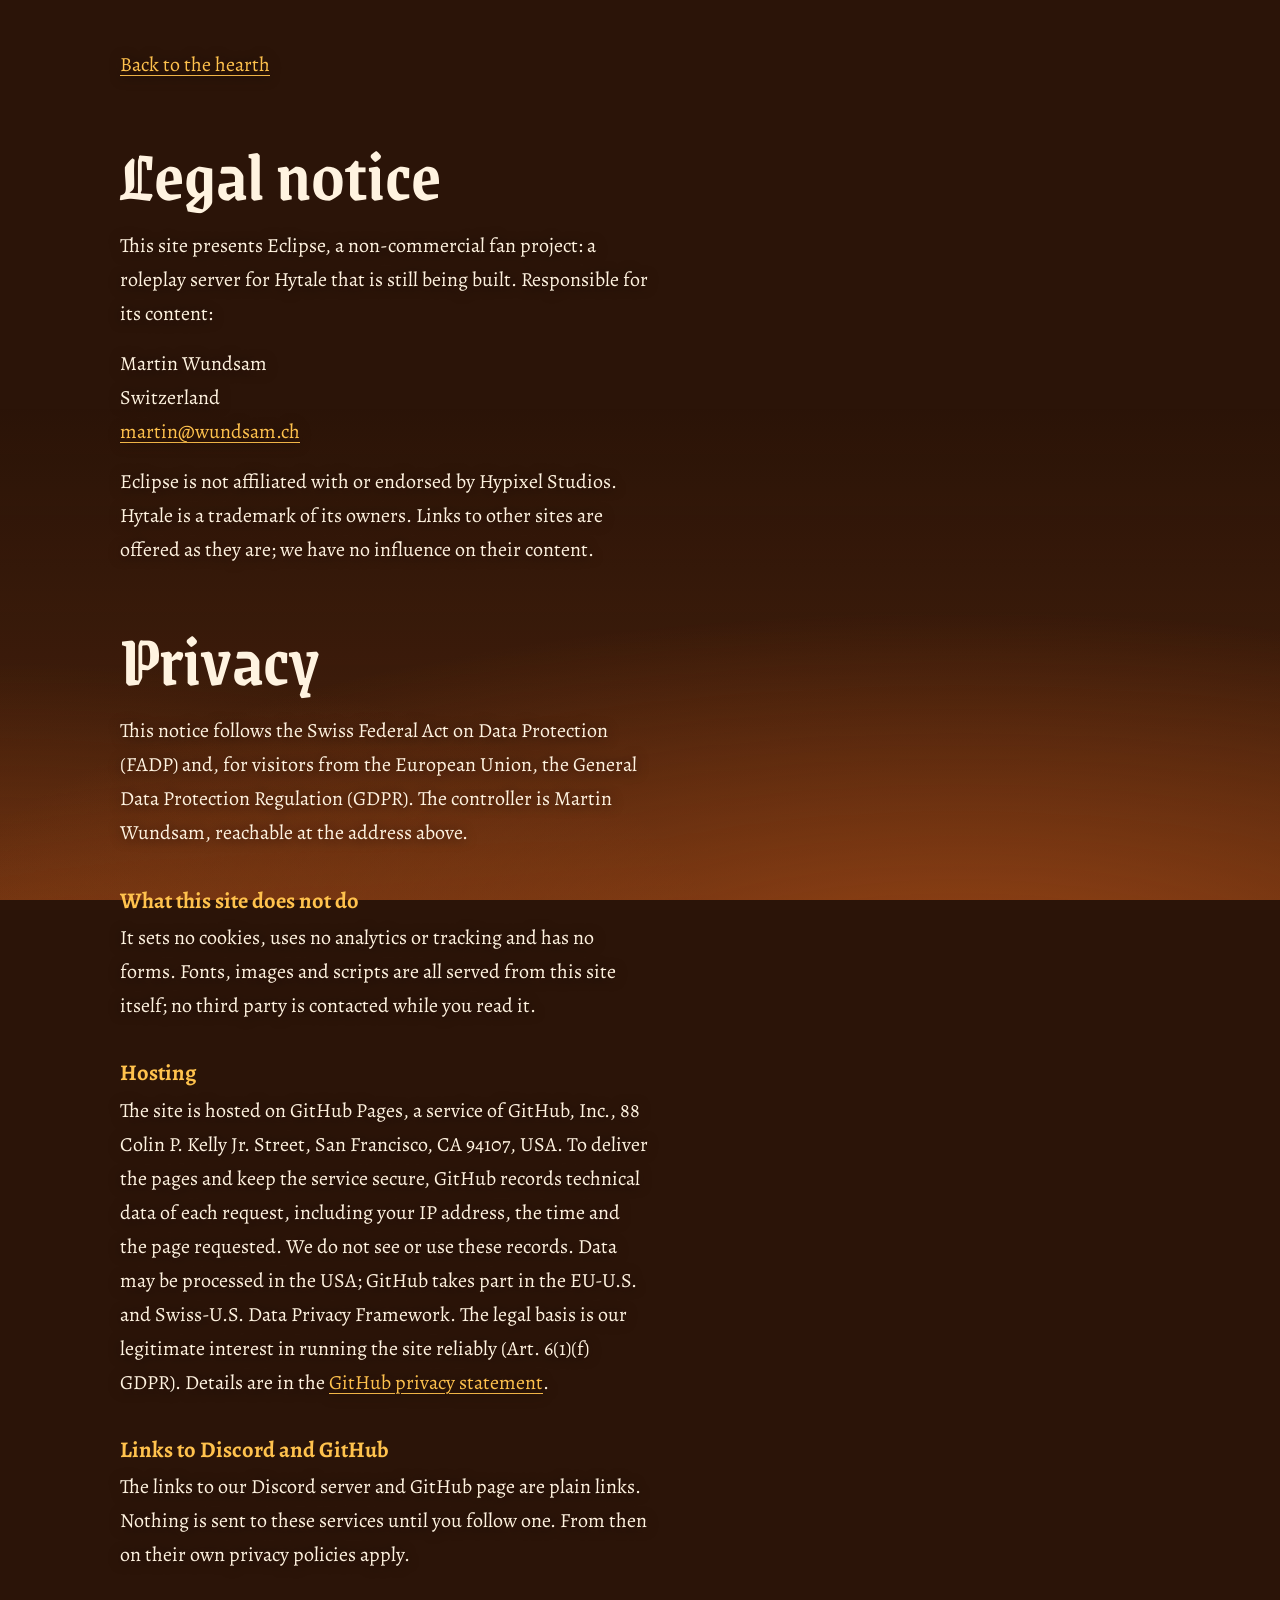
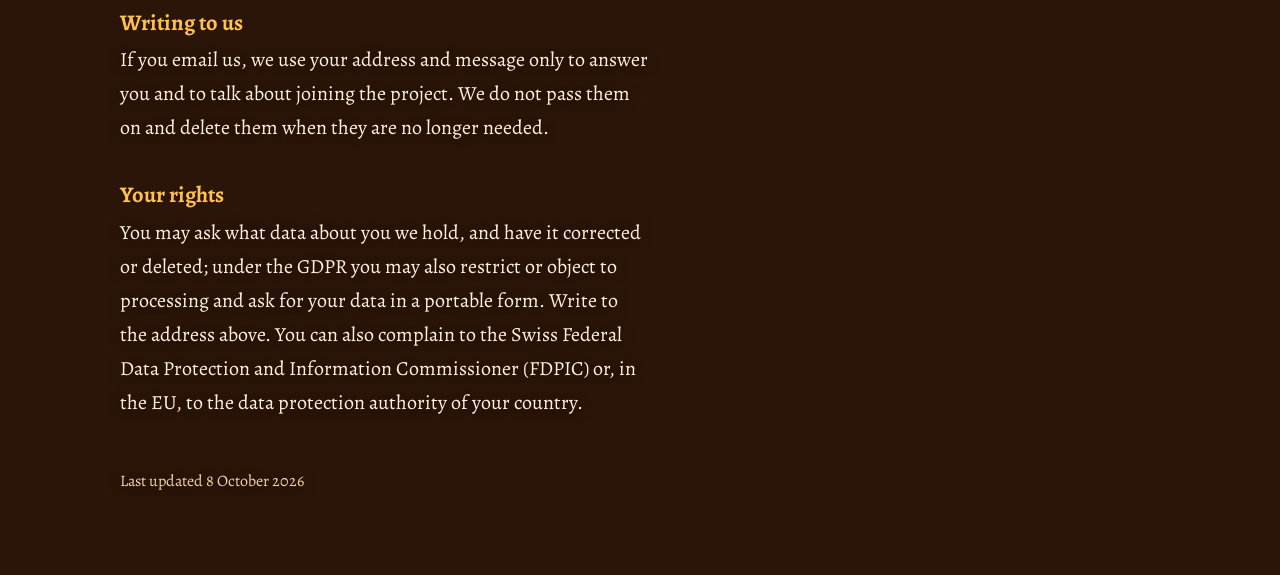
<file: legal.html>
<!doctype html>
<html lang="en">
<head>
  <meta charset="utf-8">
  <meta name="viewport" content="width=device-width, initial-scale=1">
  <title>Legal notice and privacy, Eclipse</title>
  <meta name="description" content="Who runs the Eclipse project site, and what happens to your data when you visit it.">
  <meta name="robots" content="noindex">
  <meta name="theme-color" content="#2b1408">
  <link rel="icon" href="assets/sigil.svg" type="image/svg+xml">
  <link rel="stylesheet" href="assets/style.css">
</head>
<body data-ring="board">
  <main class="legal">
    <p><a href="./">Back to the hearth</a></p>

    <h1>Legal notice</h1>
    <p>This site presents Eclipse, a non-commercial fan project: a roleplay server for Hytale that is still being
      built. Responsible for its content:</p>
    <p>Martin Wundsam<br>Switzerland<br><a href="mailto:martin@wundsam.ch">martin@wundsam.ch</a></p>
    <p>Eclipse is not affiliated with or endorsed by Hypixel Studios. Hytale is a trademark of its owners. Links to
      other sites are offered as they are; we have no influence on their content.</p>

    <h1 id="privacy">Privacy</h1>
    <p>This notice follows the Swiss Federal Act on Data Protection (FADP) and, for visitors from the European Union,
      the General Data Protection Regulation (GDPR). The controller is Martin Wundsam, reachable at the address
      above.</p>

    <h2>What this site does not do</h2>
    <p>It sets no cookies, uses no analytics or tracking and has no forms. Fonts, images and scripts are all served
      from this site itself; no third party is contacted while you read it.</p>

    <h2>Hosting</h2>
    <p>The site is hosted on GitHub Pages, a service of GitHub, Inc., 88 Colin P. Kelly Jr. Street, San Francisco,
      CA 94107, USA. To deliver the pages and keep the service secure, GitHub records technical data of each request,
      including your IP address, the time and the page requested. We do not see or use these records. Data may be
      processed in the USA; GitHub takes part in the EU-U.S. and Swiss-U.S. Data Privacy Framework. The legal basis
      is our legitimate interest in running the site reliably (Art. 6(1)(f) GDPR). Details are in the
      <a href="https://docs.github.com/en/site-policy/privacy-policies/github-general-privacy-statement">GitHub
      privacy statement</a>.</p>

    <h2>Links to Discord and GitHub</h2>
    <p>The links to our Discord server and GitHub page are plain links. Nothing is sent to these services until you
      follow one. From then on their own privacy policies apply.</p>

    <h2>Writing to us</h2>
    <p>If you email us, we use your address and message only to answer you and to talk about joining the project. We
      do not pass them on and delete them when they are no longer needed.</p>

    <h2>Your rights</h2>
    <p>You may ask what data about you we hold, and have it corrected or deleted; under the GDPR you may also restrict
      or object to processing and ask for your data in a portable form. Write to the address above. You can also
      complain to the Swiss Federal Data Protection and Information Commissioner (FDPIC) or, in the EU, to the data
      protection authority of your country.</p>

    <p class="legal-date">Last updated 8 October 2026</p>
  </main>
</body>
</html>
</file>
<file: assets/style.css>
/* Eclipse project site. The page is the road from Last Hearth to the Void: colours, weather and the road itself
   change with the ring in view (body[data-ring], set by main.js). */

/* Fonts are served from here, not from Google (no visitor data leaves for a third party). Latin subset, all SIL OFL,
   see assets/fonts/. Alegreya and Grenze Gotisch are variable, one file covers every weight. */
@font-face { font-family: "Alegreya"; font-weight: 400 700; font-display: swap; src: url(fonts/alegreya.woff2) format("woff2"); }
@font-face { font-family: "Alegreya"; font-style: italic; font-weight: 400 700; font-display: swap; src: url(fonts/alegreya-italic.woff2) format("woff2"); }
@font-face { font-family: "Alegreya SC"; font-weight: 700; font-display: swap; src: url(fonts/alegreya-sc.woff2) format("woff2"); }
@font-face { font-family: "Grenze Gotisch"; font-weight: 600 700; font-display: swap; src: url(fonts/grenze-gotisch.woff2) format("woff2"); }

@property --sky { syntax: "<color>"; inherits: true; initial-value: #24140b; }
@property --fog { syntax: "<color>"; inherits: true; initial-value: #d0701f; }
@property --ink { syntax: "<color>"; inherits: true; initial-value: #fff4e0; }
@property --dim { syntax: "<color>"; inherits: true; initial-value: #f0d3a4; }
@property --accent { syntax: "<color>"; inherits: true; initial-value: #ffbe45; }

:root {
  --text: "Alegreya", "Iowan Old Style", Georgia, serif;
  --caps: "Alegreya SC", "Alegreya", Georgia, serif;
  --black: "Grenze Gotisch", "UnifrakturMaguntia", "Old English Text MT", serif;
  --rail: 0px;
  --gutter: 20px;
  --paper: #efe2c0;
  --paper-ink: #2b2116;
  --wax: #7d1717;
}
@media (min-width: 900px) { :root { --rail: 64px; --gutter: 56px; } }

body[data-ring="hearth"], body[data-ring="cage"] {
  --sky: #24140b; --fog: #d0701f; --ink: #fff4e0; --dim: #f0d3a4; --accent: #ffbe45;
}
body[data-ring="weald"] {
  --sky: #08201b; --fog: #1f8a6a; --ink: #f0f7e8; --dim: #c4dcc0; --accent: #d4ea4c;
}
body[data-ring="scars"] {
  --sky: #1a0712; --fog: #a3173f; --ink: #fff0f3; --dim: #f0bfcd; --accent: #ff7a2e;
}
body[data-ring="edge"] {
  --sky: #0b0d1c; --fog: #34407a; --ink: #eef0ff; --dim: #b8c0e6; --accent: #9fb4ff;
}
body[data-ring="void"] {
  --sky: #000; --fog: #000; --ink: #f2f2f2; --dim: #a8a8a8; --accent: #f2f2f2;
}
body[data-ring="board"] {
  --sky: #2b1408; --fog: #b4521a; --ink: #fff3e0; --dim: #f2d3a6; --accent: #ffc24d;
}

* { box-sizing: border-box; }
html { scroll-behavior: smooth; }
body {
  margin: 0;
  background: var(--sky);
  color: var(--ink);
  font: 400 1.25rem/1.7 var(--text);
  font-kerning: normal;
  font-variant-ligatures: common-ligatures;
  overflow-x: hidden;
  transition: --sky 1.6s ease, --fog 1.6s ease, --ink 1.6s ease, --dim 1.6s ease, --accent 1.6s ease;
}
/* Ground fog: one fixed layer whose colour follows the ring. */
body::before {
  content: ""; position: fixed; inset: 0; pointer-events: none; z-index: 0;
  background:
    radial-gradient(120% 60% at 75% 110%, color-mix(in srgb, var(--fog) 75%, transparent), transparent 70%),
    radial-gradient(80% 45% at 0% 105%, color-mix(in srgb, var(--fog) 45%, transparent), transparent 70%),
    linear-gradient(180deg, transparent 45%, color-mix(in srgb, var(--fog) 22%, transparent));
}
main p, main li { text-shadow: 0 1px 12px color-mix(in srgb, var(--sky) 80%, transparent); }
a { color: var(--accent); text-underline-offset: 0.2em; text-decoration-thickness: 1px; }
a:focus-visible, button:focus-visible { outline: 2px solid var(--accent); outline-offset: 4px; }
h1, h2, h3, p { margin: 0; }

main, .hero, .footer { position: relative; z-index: 2; }
.weather { position: fixed; inset: 0; width: 100%; height: 100%; pointer-events: none; z-index: 1; }

/* The highway on the left edge. Its stones thin out ring by ring; main.js scrolls it with the page. */
.road {
  position: fixed; top: 0; bottom: 0; left: 20px; width: 26px; z-index: 1; pointer-events: none;
  display: none;
  background-position: 0 var(--road-y, 0px);
  transition: opacity 1.6s ease;
  -webkit-mask: linear-gradient(transparent, #000 8%, #000 92%, transparent);
          mask: linear-gradient(transparent, #000 8%, #000 92%, transparent);
}
@media (min-width: 900px) { .road { display: block; } }
body[data-ring="hearth"] .road, body[data-ring="cage"] .road, body[data-ring="board"] .road {
  background-image:
    linear-gradient(90deg, transparent 12px, rgba(0, 0, 0, 0.45) 12px 14px, transparent 14px),
    repeating-linear-gradient(180deg, #776a52 0 15px, #2c251b 15px 17px, #6a5e48 17px 31px, #2c251b 31px 33px);
  background-size: 100% 66px, 100% 66px;
}
body[data-ring="weald"] .road {
  background-image:
    repeating-linear-gradient(180deg, #4f5040 0 14px, #1c1f17 14px 16px, #464838 16px 26px, transparent 26px 120px, #3e4032 120px 132px, transparent 132px 190px);
  background-size: 100% 190px;
}
body[data-ring="scars"] .road {
  background-image:
    repeating-linear-gradient(180deg, #3a3238 0 9px, transparent 9px 230px, #2d272c 230px 236px, transparent 236px 420px);
  background-size: 100% 420px;
}
body[data-ring="edge"] .road, body[data-ring="void"] .road { opacity: 0; }

/* The milestone: how far down the road the reader is. Written along the road on wide screens. */
.distance {
  position: fixed; z-index: 3; margin: 0;
  font: 500 1rem/1 var(--text); color: var(--accent); white-space: nowrap;
  top: 10px; right: 12px; padding: 0.35rem 0.7rem;
  background: color-mix(in srgb, var(--sky) 85%, transparent);
}
@media (min-width: 900px) {
  .distance {
    top: auto; right: auto; left: 54px; bottom: 28px; padding: 0; background: none;
    writing-mode: vertical-rl; transform: rotate(180deg);
  }
}

/* Hero: dusk over the Gilded Cage, the eclipse above it. */
.hero {
  min-height: 100vh; min-height: 100svh;
  display: flex; align-items: flex-end;
  padding: 0 var(--gutter) 12vh calc(var(--rail) + var(--gutter));
  background:
    radial-gradient(55% 45% at 78% 24%, rgba(255, 196, 110, 0.35), transparent 70%),
    linear-gradient(180deg, #140a26 0%, #3a1436 32%, #8c2f22 66%, transparent 100%);
}
/* Total eclipse (inline SVG). On load the moon slides over the sun; when it covers it the diamond ring flashes
   and the corona comes out. */
.eclipse {
  position: absolute; top: 2vh; right: 3vw;
  width: clamp(260px, 50vmin, 560px); height: auto; overflow: visible;
}
.ec-moon { animation: ec-moon 3.2s cubic-bezier(.25, .1, .2, 1) 0.3s both; }
.ec-halo { transform-box: fill-box; transform-origin: center; animation: ec-halo 3.4s ease 0.3s both, ec-breathe 8s ease-in-out 3.7s infinite; }
.ec-corona { transform-box: fill-box; transform-origin: center; animation: ec-corona 2.4s ease-out 3.1s both; }
.ec-diamond { animation: ec-diamond 2.2s ease-out 3.1s both, ec-glint 11s ease-in-out 5.3s infinite; }
/* After totality the eclipse keeps living: the corona turns and breathes, the chromosphere flickers, the
   diamond ring glints now and then. Paused while the hero is off screen (main.js). */
.ec-rays { transform-box: view-box; transform-origin: 0 0; animation: ec-spin 240s linear 3.1s infinite; }
.ec-chromo { animation: ec-flicker 3.7s ease-in-out 3.5s infinite; }
.ec-proms { animation: ec-flicker 5.3s ease-in-out 4.2s infinite reverse; }
.hero.is-away .eclipse * { animation-play-state: paused; }
/* Walking away from the hearth (scrolling down) the moon slides off the sun: totality ends, the corona and the
   diamond ring go out. --ec runs from 0 to 1 over the hero (main.js). */
.ec-drift { transform: translate(calc(var(--ec, 0) * -100px), calc(var(--ec, 0) * 58px)); }
.ec-total { opacity: calc(1 - var(--ec, 0) * 4); }
@keyframes ec-moon { from { transform: translate(105px, -62px); } }
@keyframes ec-halo { from { opacity: 1; } to { opacity: 0.55; } }
@keyframes ec-corona { from { opacity: 0; transform: scale(0.9); } to { opacity: 1; transform: none; } }
@keyframes ec-diamond { 0% { opacity: 0; } 18% { opacity: 1; } 100% { opacity: 0.2; } }
@keyframes ec-glint { 0%, 70%, 100% { opacity: 0.2; } 80% { opacity: 0.55; } }
@keyframes ec-breathe { 0%, 100% { opacity: 0.55; transform: none; } 50% { opacity: 0.7; transform: scale(1.04); } }
@keyframes ec-spin { to { transform: rotate(360deg); } }
@keyframes ec-flicker { 0%, 100% { opacity: 1; } 50% { opacity: 0.7; } }

.hero-text { max-width: 62rem; }
.hero h1 {
  font: 600 clamp(5.2rem, 22vw, 18rem)/0.78 var(--black);
  color: var(--ink);
  margin-left: -0.04em; padding-bottom: 0.14em;
  text-shadow: 0 0 1px rgba(0, 0, 0, 0.6), 0 12px 50px rgba(0, 0, 0, 0.55);
}
.hero-line { max-width: 34rem; margin-top: 2rem; font-size: 1.45rem; line-height: 1.55; font-weight: 500; }
.hero-links { margin-top: 2rem; display: flex; flex-wrap: wrap; align-items: baseline; gap: 0.4rem 1.2rem; }
.walk {
  font: 700 1.3rem/1 var(--text); color: #1c0f05; text-decoration: none;
  background: var(--accent); padding: 0.75rem 1.3rem;
  box-shadow: 0 0 30px color-mix(in srgb, var(--accent) 45%, transparent);
}
.walk:hover { background: var(--ink); }
.quiet { color: var(--dim); }

/* Rings */
.ring {
  min-height: 130vh;
  padding: 26vh var(--gutter) 18vh calc(var(--rail) + var(--gutter));
  max-width: 76rem;
}
.ring-head { margin-bottom: 3.5rem; }
.ring h2 { font: 600 clamp(3.4rem, 10vw, 8rem)/0.85 var(--black); color: var(--ink); }
.motto { font-style: italic; color: var(--accent); font-size: 1.45rem; margin-top: 0.9rem; max-width: 30rem; }

.ring-body { display: grid; grid-template-columns: minmax(0, 34rem) minmax(0, 19rem); gap: 3rem 6rem; align-items: start; }
@media (max-width: 899px) { .ring-body { grid-template-columns: 1fr; } }
.prose .lead { font-size: 1.45rem; line-height: 1.55; font-weight: 500; margin-bottom: 2.6rem; }
.prose h3 { font: 700 1.5rem/1.3 var(--text); color: var(--accent); margin: 2.4rem 0 0.4rem; }
.prose p { hyphens: auto; }

.fall {
  position: sticky; top: 30vh; padding: 1.4rem 1.5rem;
  background: color-mix(in srgb, var(--fog) 22%, transparent);
  border-top: 3px solid var(--accent);
}
.fall-head { font: 700 1.5rem/1.2 var(--text); color: var(--accent); margin-bottom: 0.6rem; }
.fall p:last-child { font-size: 1.3rem; line-height: 1.5; color: var(--ink); }

.edge { min-height: 90vh; }

.void {
  min-height: 150vh; display: flex; flex-direction: column; justify-content: center; align-items: center;
  text-align: center; padding: 0 var(--gutter);
  font-size: 1.8rem; color: var(--ink);
}
.void-small { font-size: 1.3rem; color: var(--dim); margin-top: 1rem; }

/* The notice board in Last Hearth: who we are looking for and what stands, in the panels of the rings. */
.board {
  padding: 26vh var(--gutter) 22vh calc(var(--rail) + var(--gutter));
  max-width: 76rem;
}
.board h2 { font: 600 clamp(3.4rem, 10vw, 8rem)/0.85 var(--black); color: var(--ink); }
.board-lead { max-width: 34rem; font-size: 1.45rem; line-height: 1.55; font-weight: 500; }
.board-sub {
  font: 700 1.5rem/1 var(--caps); letter-spacing: 0.04em; color: var(--accent);
  margin: 5rem 0 1.6rem;
}

/* Five posts: three across, then two wider ones; two across on tablets, one on phones. */
.wanted { display: grid; grid-template-columns: repeat(6, minmax(0, 1fr)); gap: 1.5rem; }
.post { grid-column: span 2; }
.post:nth-child(n+4) { grid-column: span 3; }
@media (max-width: 1099px) {
  .wanted { grid-template-columns: repeat(2, minmax(0, 1fr)); }
  .post, .post:nth-child(n+4) { grid-column: auto; }
  .post:last-child { grid-column: 1 / -1; }
}
@media (max-width: 639px) { .wanted { grid-template-columns: 1fr; } }
.post, .stands > div {
  padding: 1.4rem 1.5rem 1.6rem;
  background: color-mix(in srgb, var(--fog) 22%, transparent);
  border-top: 3px solid var(--accent);
}
.post-role { font-size: 1rem; color: var(--dim); }
.post h4 { font: 700 1.5rem/1.2 var(--text); color: var(--accent); margin: 0.2rem 0 0.7rem; }
.post p:last-child { font-size: 1.15rem; line-height: 1.55; }

.stands-note { max-width: 34rem; color: var(--dim); margin: -0.6rem 0 1.6rem; }
.stands { display: grid; grid-template-columns: minmax(0, 3fr) minmax(0, 2fr); gap: 1.5rem; }
@media (max-width: 899px) { .stands { grid-template-columns: 1fr; } }
.stands > div:last-child { border-top-color: var(--dim); }
.stands-head { font: 700 1.3rem/1.2 var(--text); margin-bottom: 0.8rem; }
.stands > div:first-child .stands-head { color: var(--accent); }
.stands > div:last-child .stands-head { color: var(--dim); }
.stands ul { list-style: none; margin: 0; padding: 0; font-size: 1.15rem; line-height: 1.5; }
.stands li { position: relative; padding-left: 1.7rem; margin-bottom: 0.55rem; }
.stands li::before { position: absolute; left: 0; top: 0; }
.done li::before { content: "\2713"; color: var(--accent); }
.open li { color: var(--dim); }
.open li::before { content: "\25CB"; }

/* The letter with the contact links. Its seal is already broken: whoever pinned it here wants it read. */
/* The glow behind body text is for the night sky, not for ink on paper. */
.letter-paper p { text-shadow: none; }
.letter { position: relative; max-width: 34rem; margin: 9rem 0 0 auto; }
@media (max-width: 899px) { .letter { margin-top: 6rem; } }
.letter-paper {
  background:
    linear-gradient(180deg, transparent calc(50% - 1px), rgba(0, 0, 0, 0.12) 50%, transparent calc(50% + 2px)),
    radial-gradient(120% 90% at 30% 20%, rgba(255, 255, 255, 0.25), transparent 60%),
    var(--paper);
  color: var(--paper-ink);
  padding: 2.4rem 2.2rem 4.4rem;
  box-shadow: 0 18px 30px rgba(0, 0, 0, 0.5);
  transform: rotate(-0.8deg);
  font-size: 1.2rem; line-height: 1.6;
}
.letter-to { font-style: italic; margin-bottom: 0.6rem; }
.letter-links { display: flex; flex-wrap: wrap; gap: 0.4rem 1.6rem; margin-top: 1.2rem; }
.letter-links a { color: var(--wax); font-size: 1.3rem; font-weight: 700; }

.seal { position: absolute; left: 50%; bottom: -34px; width: 84px; height: 84px; margin-left: -42px; }
.seal-half {
  position: absolute; inset: 0; border-radius: 47% 53% 50% 50% / 52% 48% 52% 48%;
  background: radial-gradient(circle at 38% 32%, #b23a32, var(--wax) 55%, #4a0c0c);
  box-shadow: 0 4px 8px rgba(0, 0, 0, 0.5), inset 0 0 0 6px rgba(0, 0, 0, 0.12);
}
.seal-half::after {
  content: "E"; position: absolute; inset: 0; display: grid; place-items: center;
  font: 700 3rem/1 var(--black); color: #5b0f0f;
  text-shadow: 1px 1px 0 rgba(255, 140, 120, 0.3), -1px -1px 0 rgba(0, 0, 0, 0.35);
}
.seal-half.left { clip-path: polygon(0 0, 54% 0, 46% 30%, 56% 52%, 44% 76%, 50% 100%, 0 100%); transform: translate(-7px, 3px) rotate(-9deg); }
.seal-half.right { clip-path: polygon(54% 0, 100% 0, 100% 100%, 50% 100%, 44% 76%, 56% 52%, 46% 30%); transform: translate(6px, -2px) rotate(7deg); }

.footer {
  padding: 2.5rem var(--gutter) 3.5rem calc(var(--rail) + var(--gutter));
  color: var(--dim); font-size: 1rem;
  background: rgba(30, 14, 6, 0.85);
}
.footer a { color: var(--dim); }

/* legal.html: one readable column, nothing else. */
.legal { max-width: 44rem; padding: 3rem var(--gutter) 5rem calc(var(--rail) + var(--gutter)); }
.legal h1 { font: 600 clamp(2.8rem, 8vw, 4.5rem)/1 var(--black); margin: 3.5rem 0 1.2rem; }
.legal h2 { font: 700 1.4rem/1.3 var(--text); color: var(--accent); margin: 2.2rem 0 0.4rem; }
.legal p + p { margin-top: 1rem; }
.legal-date { color: var(--dim); margin-top: 3rem !important; font-size: 1rem; }

@media (prefers-reduced-motion: reduce) {
  html { scroll-behavior: auto; }
  body { transition: none; }
  .ec-moon, .ec-halo, .ec-corona, .ec-diamond, .ec-rays, .ec-chromo, .ec-proms { animation: none; }
  .ec-halo { opacity: 0.55; }
  .ec-diamond { opacity: 0.2; }
}
</file>
